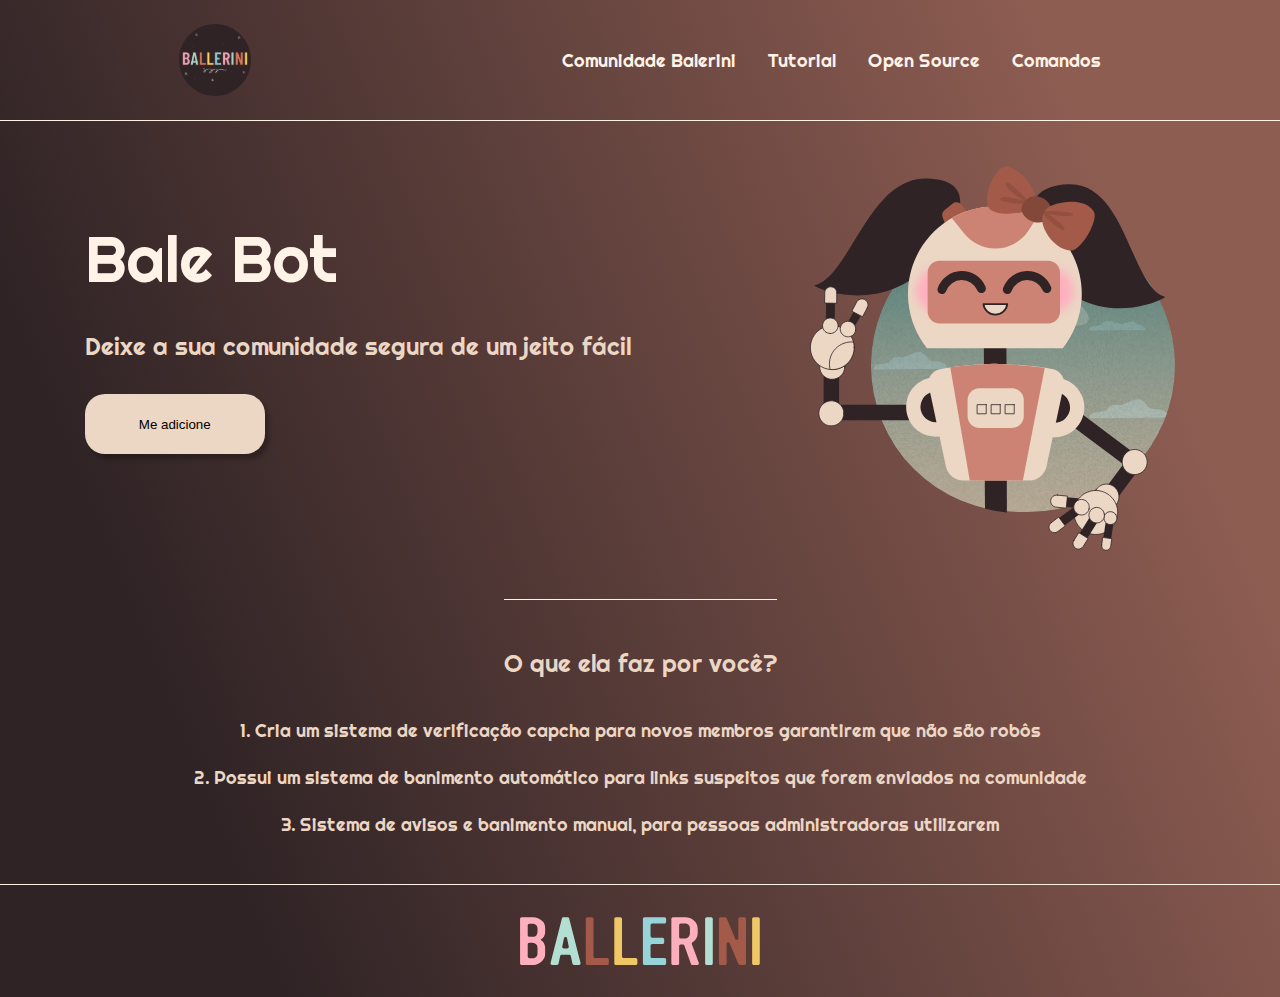
<file: Landing Page/index.html>
<!DOCTYPE html>
<html lang="pt-br">
    <head>
        <meta charset="UTF-8">
        <meta name="viewport" content="width=device-width, initial-scale=1.0">
        <meta name="description" content="Um bot que ira ajudar na sua comunidade">

        <title> Balle Bot - Modere a sua comunidade do discord </title>

        <link rel="stylesheet" type="text/css" href="style.css">
    </head>
    <body>
        <header class="cabecalho">
            <img class="cabecalho-img" src="img/logo.svg" alt='logo da comunidade Balerini'>

            <nav class="cabecalho-menu">
                <a class="cabecalho-menu-item" href="#"> Comunidade Balerini </a>
                <a class="cabecalho-menu-item" href="#"> Tutorial </a>
                <a class="cabecalho-menu-item" href="#"> Open Source </a>
                <a class="cabecalho-menu-item" href="#"> Comandos </a>
            </nav>
        </header>

        <main class="conteudo">
            <section class="conteudo-principal">
                <div class="conteudo-principal-escrito">
                    <h1 class="conteudo-principal-escrito-titulo"> Bale Bot</h1>
                    <h2 class="conteudo-principal-escrito-subtitulo">Deixe a sua comunidade segura de um jeito fácil</h2>

                    <button class="conteudo-principal-escrito-botao">Me adicione</button>
                </div>

                <img  class="conteudo-principal-imagem" src="img/BaleBot.svg" alt='Imagem da Bale Bot'>
            </section>
                
            <section class="conteudo-secundario">
                <h3 class="conteudo-secundario-titulo"> O que ela faz por você? </h3>
                <p class="conteudo-secundario-paragrafo"> 1. Cria um <strong>sistema de verificação capcha</strong> para novos membros garantirem que não são robôs </p>
                <p class="conteudo-secundario-paragrafo"> 2. Possui um <strong>sistema de banimento automático</strong> para links suspeitos que forem enviados na comunidade</p>
                <p class="conteudo-secundario-paragrafo"> 3. <strong>Sistema de avisos e banimento manual</strong>, para pessoas administradoras utilizarem</p>
            </section>
        </main>

        <footer class="rodape">
            <img class="rodape-imagem" src="img/BALLERINI.svg" alt="imagem BALLERIRI">
        </footer>
    </body>
</html>
</file>
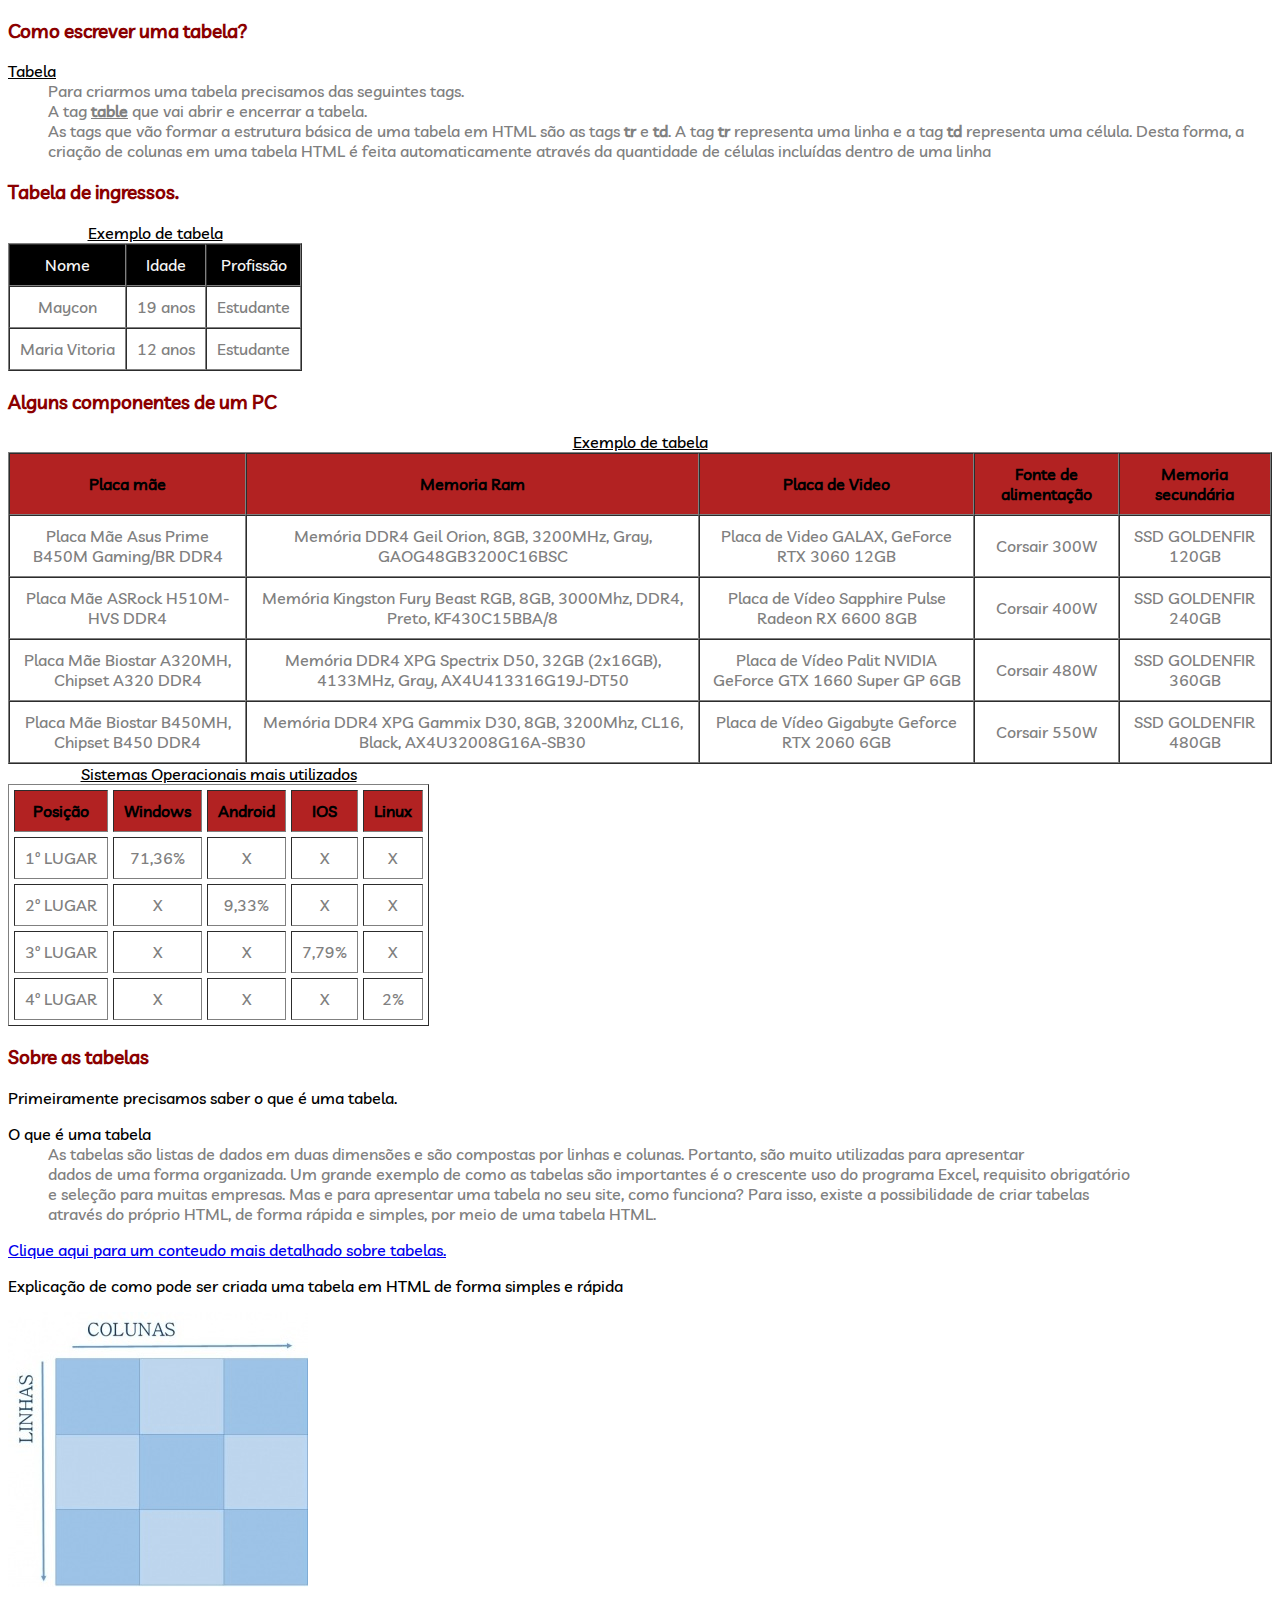
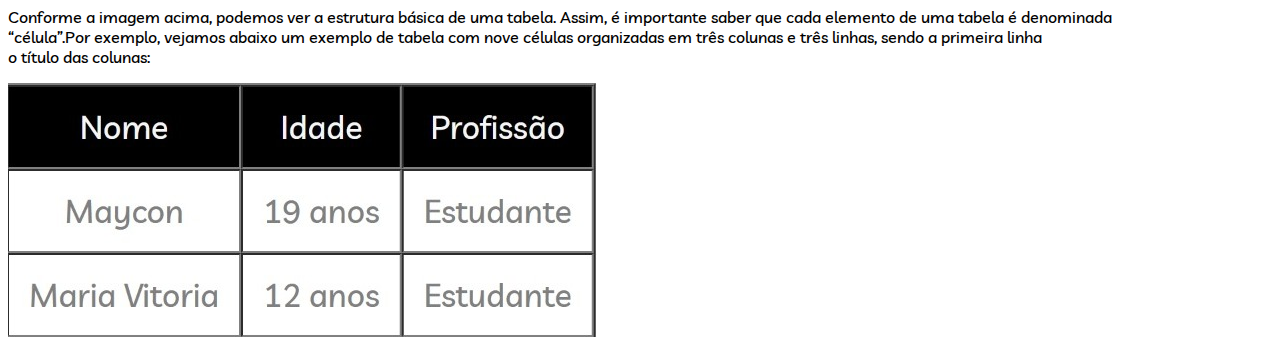
<file: Treinando criar uma tabela em HTML.html>
<!doctype html>
<html>
	<head>
		<meta charset="utf-8">
		<title>Fixando como é feita uma tabela em HTML.</title>
		<link rel="stylesheet" href= estilo.css>
	</head>
	<body>
		<h3>Como escrever uma tabela?</h3>
		<dl> 
			<dt><u>Tabela</u></dt>
			<dd>Para criarmos uma tabela precisamos das seguintes tags.</dd>
			<dd>A tag <u><b>table</b></u> que vai abrir e encerrar a tabela.</dd>
			<dd>As tags que vão formar a estrutura básica de uma tabela em HTML são as tags <b>tr</b> e <b>td</b>. A tag <b>tr</b> representa uma linha e a tag <b>td</b> representa uma célula. Desta forma, a criação de colunas em uma tabela HTML é feita automaticamente através da quantidade de células incluídas dentro de uma linha</dd>
		</dl>

		<!-- Um exemplo de tabelas com elementos tr e td -->
		<table border="1"  cellpadding="10px" cellspacing="0">

			<h3>Tabela de ingressos.</h3>

			<caption><u>Exemplo de tabela</u></caption>
			<tr> 
				<td id="tabela1">Nome</td id="tabela1">
				<td id="tabela1">Idade</td id="tabela1">
				<td id="tabela1">Profissão</td id="tabela1">
			</tr>

			<tr>
				<td>Maycon</td>
				<td>19 anos</td>
				<td>Estudante</td>
			</tr>	

			<tr>
				<td>Maria Vitoria</td>
				<td>12 anos</td>
				<td>Estudante</td>
			</tr>	
		</table>

		<!-- Outro exemplo de tabelas -->
		<table border="1"  cellpadding= "10px" cellspacing="0">

			<h3>Alguns componentes de um PC</h3>

			<caption><u>Exemplo de tabela</u></caption>

			<tr>
				<th>Placa mãe</th>
				<th>Memoria Ram</th>
				<th>Placa de Video</th>
				<th>Fonte de alimentação</th>
				<th>Memoria secundária</th>
			</tr>

			<tr>
				<td>Placa Mãe Asus Prime B450M Gaming/BR DDR4</td>
				<td>Memória DDR4 Geil Orion, 8GB, 3200MHz, Gray, GAOG48GB3200C16BSC</td>
				<td>Placa de Video GALAX, GeForce RTX 3060 12GB</td>
				<td>Corsair 300W</td>
				<td>SSD GOLDENFIR 120GB</td>
			</tr>

			<tr>
				<td>Placa Mãe ASRock H510M-HVS DDR4</td>
				<td>Memória Kingston Fury Beast RGB, 8GB, 3000Mhz, DDR4, Preto, KF430C15BBA/8</td>
				<td>Placa de Vídeo Sapphire Pulse Radeon RX 6600 8GB </td>
				<td>Corsair 400W </td>
				<td>SSD GOLDENFIR 240GB</td>
			</tr>

			<tr>
				<td>Placa Mãe Biostar A320MH, Chipset A320 DDR4</td>
				<td>Memória DDR4 XPG Spectrix D50, 32GB (2x16GB), 4133MHz, Gray, AX4U413316G19J-DT50 </td>
				<td>Placa de Vídeo Palit NVIDIA GeForce GTX 1660 Super GP 6GB </td>
				<td>Corsair 480W </td>
				<td>SSD GOLDENFIR 360GB</td>
			</tr>

			<tr>
				<td>Placa Mãe Biostar B450MH, Chipset B450 DDR4</td>
				<td>Memória DDR4 XPG Gammix D30, 8GB, 3200Mhz, CL16, Black, AX4U32008G16A-SB30 </td>
				<td>Placa de Vídeo Gigabyte Geforce RTX 2060 6GB</td>
				<td>Corsair 550W </td>
				<td>SSD GOLDENFIR 480GB</td>
			</tr>
		</table>

		<table border="1px"  cellpadding= "10px" cellspacing="5px">

			<caption><u>Sistemas Operacionais mais utilizados</u></caption>
			<tr> 
				<th>Posição</th>
				<th>Windows</th>
				<th>Android</th>
				<th>IOS</th>
				<th>Linux</th>
			</tr>

			<tr> 
				<td>1º LUGAR</td>
				<td>71,36% </td>
				<td>X</td>
				<td>X</td>
				<td>X</td>
			</tr>

			<tr> 
				<td>2º LUGAR</td>
				<td>X</td>
				<td>9,33% </td>
				<td>X</td>
				<td>X</td>
			</tr>

			<tr> 
				<td>3º LUGAR</td>
				<td>X</td>
				<td>X</td>
				<td>7,79%</td>
				<td>X</td>
			</tr>

			<tr> 
				<td>4º LUGAR</td>
				<td>X</td>
				<td>X</td>
				<td>X</td>
				<td>2%</td>
			</tr>
		</table>

		<h3>Sobre as tabelas</h3>

		<p>Primeiramente precisamos saber o que é uma tabela.</p>

		<dl>
			<dt>O que é uma tabela</dt>
			<dd>As tabelas são listas de dados em duas dimensões e são compostas por linhas e colunas. Portanto, são muito utilizadas para apresentar<br>
			 dados de uma forma organizada. Um grande exemplo de como as tabelas são importantes é o crescente uso do programa Excel, requisito obrigatório<br>
			 e seleção para muitas empresas. Mas e para apresentar uma tabela no seu site, como funciona? Para isso, existe a possibilidade de criar tabelas<br>
			 através do próprio HTML, de forma rápida e simples, por meio de uma tabela HTML.</dd>
		</dl>

		<a href="https://www.homehost.com.br/blog/criar-sites/tabela-html/"
			title="Você será redirecionado para outra pagina sobre tabelas"
			target="_blank"> Clique aqui para um conteudo mais detalhado sobre tabelas.
		</a>

		<p>Explicação de como pode ser criada uma tabela em HTML de forma simples e rápida</p>

		<img src="Linhas e colunas.jpg"> 

		<p>Conforme a imagem acima, podemos ver a estrutura básica de uma tabela. Assim, é importante saber que cada elemento de uma tabela é denominada <br>
			“célula”.Por exemplo, vejamos abaixo um exemplo de tabela com nove células organizadas em três colunas e três linhas, sendo a primeira linha<br>
			o título das colunas:
		</p>

		<img src="Exemplo de tabela.jpg">

	</body>
</html>
</file>
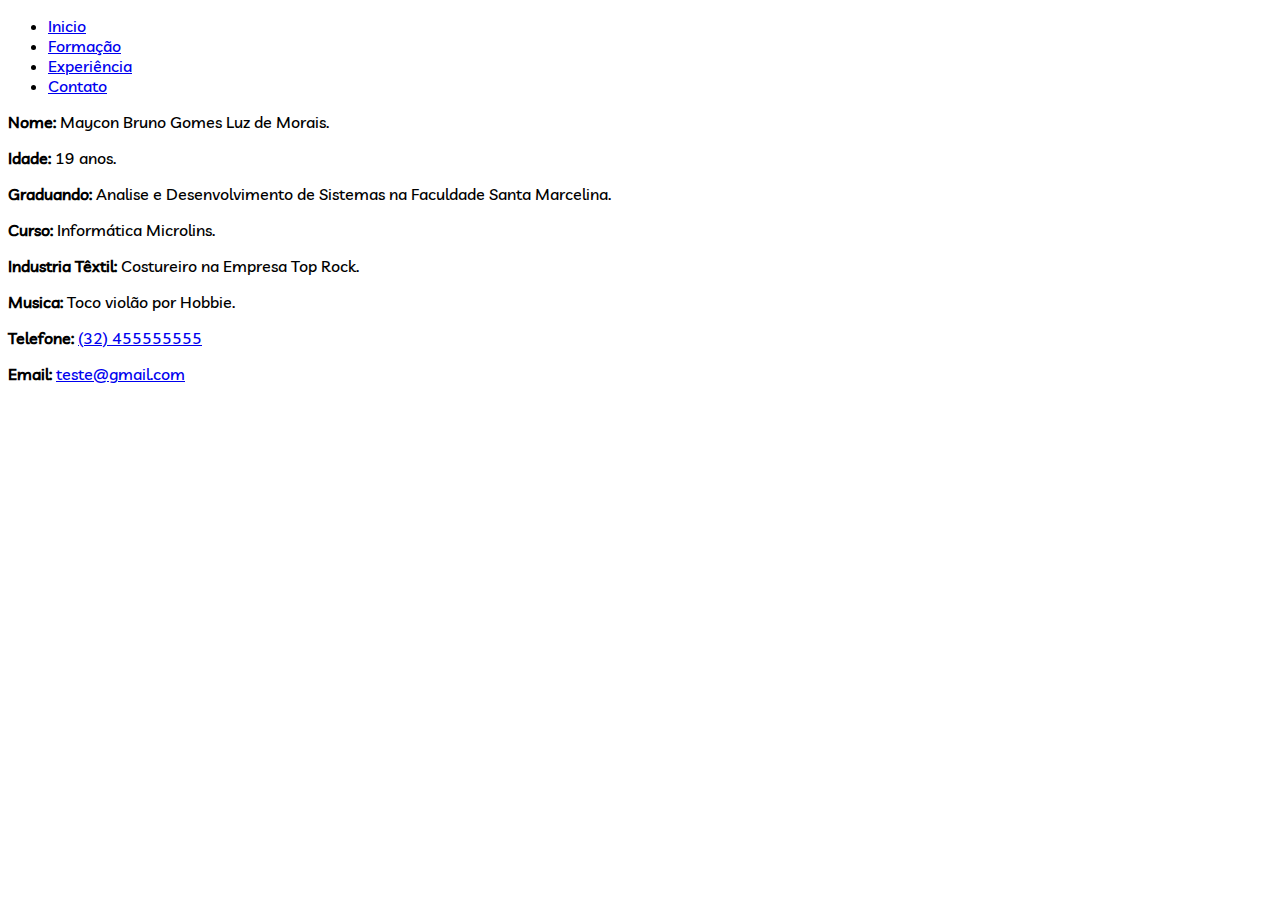
<file: Treino alone.html>
<!doctype html>
<html>
	<head>
		<meta charset="utf-8">
		<title>Meu curriculo sozinho</title>
		<link rel="stylesheet" href="estilo.css">
	</head>
	<body>
		<ul>
			<li>
				<a href="#inicio"> Inicio </a>
			</li>
		
			<li>
				<a href="#formacao"> Formação</a>
			</li>
		
			<li>
				<a href="#experiencia"> Experiência</a>
			</li>
		
			<li>
				<a href="#contato"> Contato</a>
			</li>
		</ul>

		<section id="inicio">
			<p>
				<strong>Nome:</strong> Maycon Bruno Gomes Luz de Morais.
			</p>

			<p>
				<strong>Idade:</strong> 19 anos.
			</p>
		</section>

		<section id="formacao">
			<p>
				<strong>Graduando:</strong> Analise e Desenvolvimento de Sistemas na Faculdade Santa Marcelina.
			</p>

			<p>
				<strong>Curso:</strong> Informática Microlins.
			</p>
		</section>

		<section id="experiencia">
			<p>
				<strong>Industria Têxtil:</strong> Costureiro na Empresa Top Rock.
			</p>

			<p>
				<strong>Musica:</strong> Toco violão por Hobbie.
			</p>
		</section>

		<section id="contato">
			<p>
				<strong>Telefone:</strong> 
				<a href="tel: 45555555"> (32) 455555555 </a>
			</p>

			<p>
				<strong> Email:</strong>
				<a href="mailto:teste@gmail.com"> teste@gmail.com </a>
			</p>
		</section>
	</body>
</html>
</file>
<file: Landing Page/style.css>
@import url('https://fonts.googleapis.com/css2?family=Righteous&display=swap');

* {
    margin: 0;
    padding: 0;
    box-sizing: border-box;
    text-decoration: none;
}

body {
    font-size: 100%;
    background: linear-gradient(68.15deg, #2F2325 16.62%, #8E5D52 85.61%);
}

.cabecalho {
    display: flex;
    flex-direction: row;
    align-items: center;
    justify-content: space-around;
    padding: 24px; 
}

.cabecalho-img {
    height: 72px;
}

.cabecalho-menu {
    display: flex;
    gap: 32px;
}

.cabecalho-menu {
    font-family: righteous;
    color: #FFF2E7;
    font-weight: 400;
    font-size: 18px;
}

.cabecalho-menu-item {
    color: #FFF2E7;
}

.conteudo {
    margin-bottom: 48px; 
    border-top: 0.4px solid #FFF2E7;
}

.conteudo-principal {
    display: flex;
    flex-direction: row;
    align-items: center;
    justify-content: space-around;
}

.conteudo-principal-escrito {
    display: flex;
    flex-direction: column;
    gap: 32px; 
}

.conteudo-principal-escrito-titulo {
    font-family: 'Righteous', cursive;
    font-weight: 400;
    font-size: 64px;
    color: #FFF2E7;
}

.conteudo-principal-escrito-subtitulo {
    font-family: 'Righteous', cursive;
    font-weight: 400;
    font-size: 24px;
    color: #ECD6C4;
}

.conteudo-principal-escrito-botao {
    background-color: #ECD6C4;
    width: 180px;
    height: 60px;
    border:none;
    box-shadow: 4px 5px 4px rgba(0, 0, 0, 0.25);
    border-radius: 20px;
}

.conteudo-principal-escrito-botao:hover {
    background-color: rgba(236, 214, 196, 0.53);
}


.conteudo-principal-imagem {
    height: 430px;
}

.conteudo-secundario {
    display: flex;
    flex-direction: column;
    align-items: center;
    gap: 24px;
    margin-top: 48px;
}

.conteudo-secundario-titulo {
    border-top: 0.4px solid #FFF2E7;
    padding-top: 48px;
    font-family: 'Righteous', cursive;
    font-weight: 400;
    font-size: 24px;
    color: #ECD6C4;
    margin-bottom: 16px;

}

.conteudo-secundario-paragrafo {
    font-family: 'Righteous', cursive;
    font-weight: 300;
    font-size: 18px;
    color: #ECD6C4;
}

.rodape {
    padding: 32px;
    border-top: 0.4px solid #FFF2E7;
}

.rodape-imagem {
    height: 48px;
    display: block;
    margin: 0 auto;
}
</file>
<file: estilo.css>
@font-face{
	font-family: Livvic;
	src: url(Livvic-Medium.ttf);
}		

html{
	font-family: Livvic;
}

h3{
	color: darkred;
}


table{
	text-align: center;
}

th{
	overflow: hidden;
	background-color: firebrick;
}

dt{
	
}

dd{
	color: gray;
}

td{
	color: gray;
}

#tabela1{
	overflow: hidden;
	color: whitesmoke;
	background-color: black;
}
</file>
